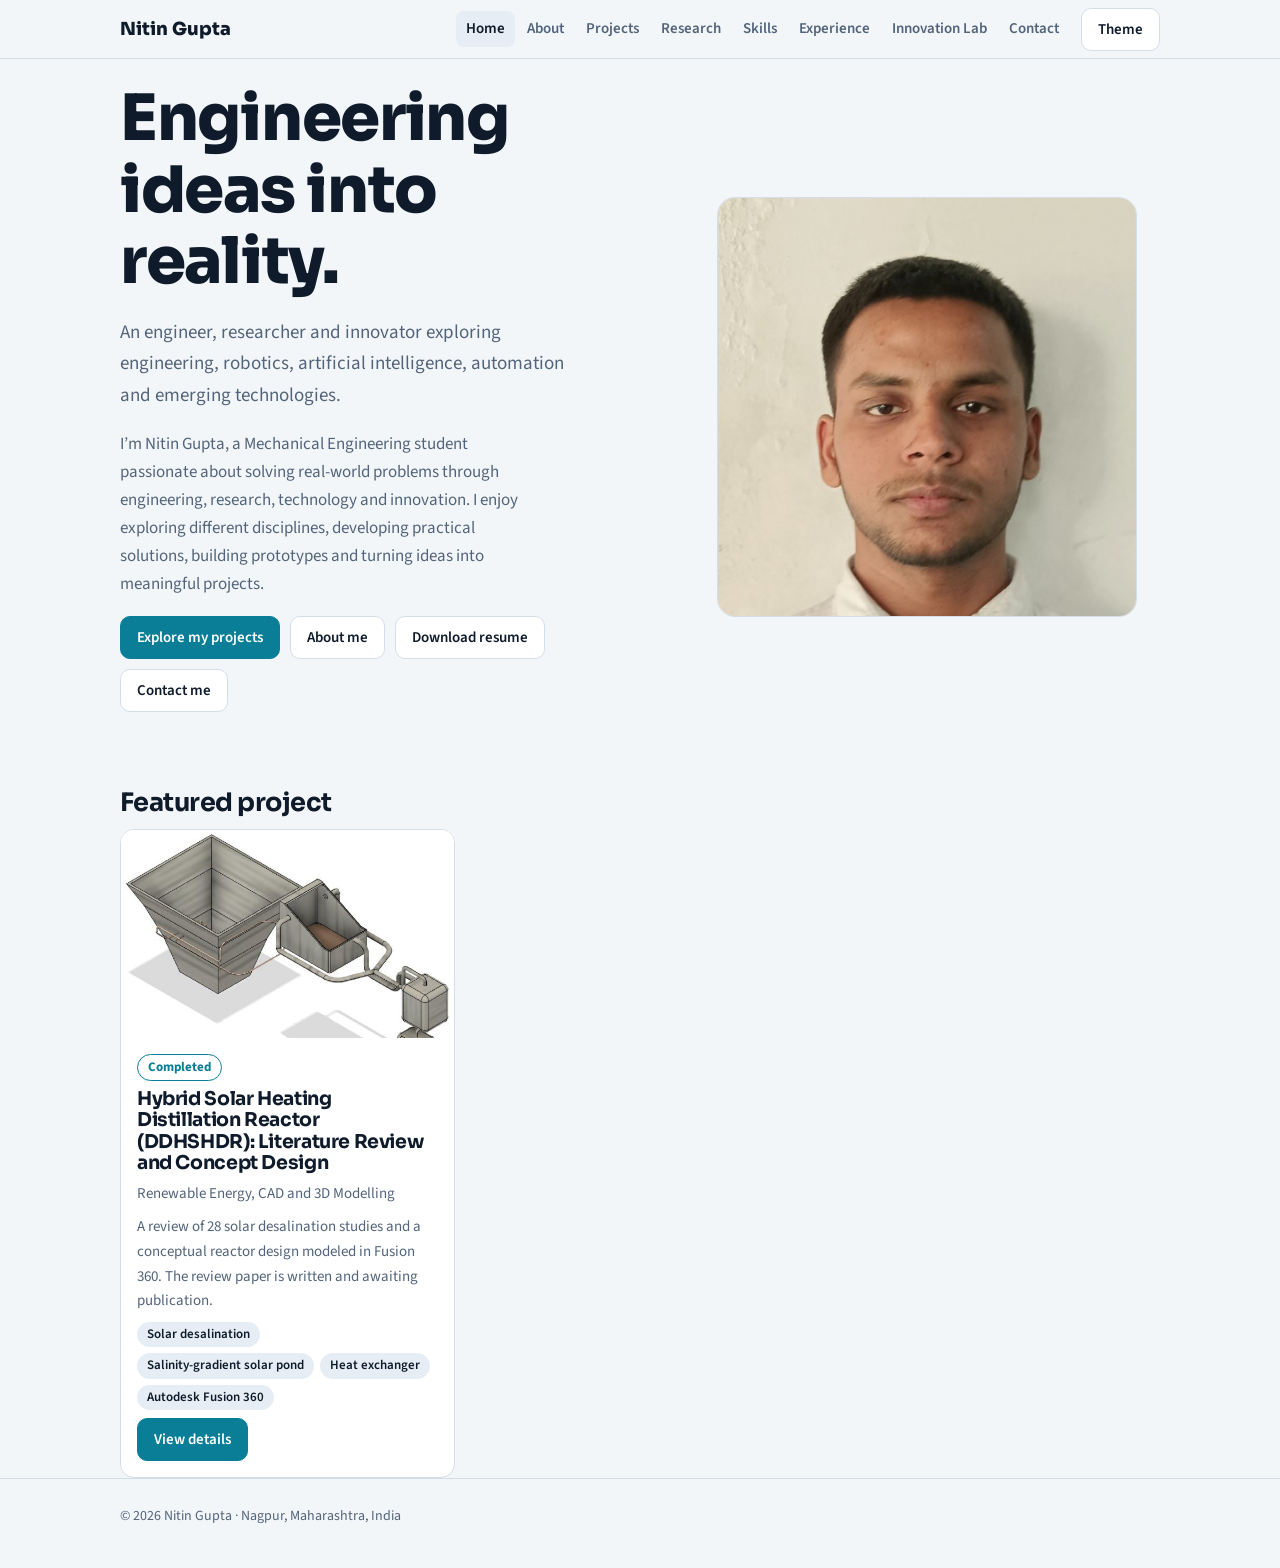
<file: index.html>
<!DOCTYPE html><html lang="en"><head><meta charset="utf-8">
<meta name="viewport" content="width=device-width, initial-scale=1, viewport-fit=cover">
<title>Nitin Gupta | Engineer, Researcher &amp; Innovator</title>
<meta name="description" content="Explore the engineering projects, research, technical innovations and professional journey of Nitin Gupta.">
<meta property="og:title" content="Nitin Gupta | Engineer, Researcher &amp; Innovator"><meta property="og:description" content="Engineering projects, research and innovations of Nitin Gupta."><meta property="og:type" content="website">
<script type="application/ld+json">{"@context":"https://schema.org","@type":"Person","name":"Nitin Gupta","jobTitle":"Mechanical Engineering Student","address":{"@type":"PostalAddress","addressLocality":"Nagpur","addressCountry":"IN"},"alumniOf":"JD College of Engineering and Management"}</script>
<link href="https://fonts.googleapis.com/css2?family=Sora:wght@500;700;800&family=Source+Sans+3:wght@400;600&display=swap" rel="stylesheet">
<meta property="og:image" content="photo.jpg">
<link rel="icon" href="data:image/svg+xml,%3Csvg xmlns='http://www.w3.org/2000/svg' viewBox='0 0 100 100'%3E%3Ctext y='.9em' font-size='90'%3E%E2%9A%99%EF%B8%8F%3C/text%3E%3C/svg%3E">
<link rel="stylesheet" href="style.css"></head><body>
<header class="top"><div class="w"><a class="logo" href="#home">Nitin Gupta</a><nav id="nav" aria-label="Main"></nav><button id="theme" aria-label="Switch light or dark mode">Theme</button><button id="menu" aria-label="Open menu">Menu</button></div></header>
<main class="w" id="app"></main>
<footer><div class="w">© 2026 Nitin Gupta · Nagpur, Maharashtra, India</div></footer>
<script src="content.js"></script><script src="app.js"></script></body></html>
</file>
<file: style.css>
:root{--bg:#F3F6F9;--ink:#0F1B2A;--mute:#53647A;--ac:#0A7E96;--ac2:#22B8D6;--card:#fff;--line:#D5DEE8;--soft:#E6EDF4;--onac:#fff;color-scheme:light;box-sizing:border-box;padding-top:env(safe-area-inset-top,0px);padding-bottom:env(safe-area-inset-bottom,0px)}
@media (prefers-color-scheme:dark){:root:not([data-theme="light"]){--bg:#0B1522;--ink:#E7EEF6;--mute:#93A5BA;--ac:#3FC9E4;--ac2:#3FC9E4;--card:#111F31;--line:#233650;--soft:#162840;--onac:#06202A;color-scheme:dark}}
:root[data-theme="dark"]{--bg:#0B1522;--ink:#E7EEF6;--mute:#93A5BA;--ac:#3FC9E4;--ac2:#3FC9E4;--card:#111F31;--line:#233650;--soft:#162840;--onac:#06202A;color-scheme:dark}
html{scroll-padding-top:70px}*{box-sizing:border-box}
body{margin:0;background:var(--bg);color:var(--ink);font:400 17px/1.65 "Source Sans 3",system-ui,sans-serif}
h1,h2,h3{font-family:Sora,system-ui,sans-serif;line-height:1.12;margin:0 0 12px;letter-spacing:-.02em}
.w{max-width:1080px;margin:0 auto;padding:0 20px}
header.top{position:sticky;top:0;z-index:5;background:var(--bg);border-bottom:1px solid var(--line)}
header.top .w{display:flex;align-items:center;gap:12px;min-height:58px}
.logo{font:800 18px Sora;color:var(--ink);text-decoration:none;margin-right:auto}
nav{display:flex;gap:2px;flex-wrap:wrap}nav a{color:var(--mute);text-decoration:none;padding:6px 10px;border-radius:8px;font-weight:600;font-size:15px}
nav a:hover,nav a.on{color:var(--ink);background:var(--soft)}
button,.btn{font:600 15px "Source Sans 3",sans-serif;cursor:pointer;border-radius:10px;border:1px solid var(--line);background:var(--card);color:var(--ink);padding:10px 16px;text-decoration:none;display:inline-block}
.btn.p{background:var(--ac);border-color:var(--ac);color:var(--onac)}
.btn.d{color:#C0392B;border-color:#C0392B}
#menu{display:none}
a:focus-visible,button:focus-visible,input:focus-visible,select:focus-visible,textarea:focus-visible{outline:3px solid var(--ac2);outline-offset:2px}
main{min-height:70vh;padding:36px 0 60px}
.hero{display:grid;grid-template-columns:1.15fr 1fr;gap:36px;align-items:center;padding:24px 0}
.hero h1{font-size:clamp(38px,6vw,64px);font-weight:800}
.lede{font-size:19px;color:var(--mute);max-width:52ch}
.row{display:flex;gap:10px;flex-wrap:wrap;margin:18px 0}
.photo{width:100%;max-width:420px;aspect-ratio:1;object-fit:cover;border-radius:18px;border:1px solid var(--line);justify-self:center}
.cards{display:grid;grid-template-columns:repeat(auto-fill,minmax(290px,1fr));gap:18px}
.card{background:var(--card);border:1px solid var(--line);border-radius:14px;overflow:hidden;display:flex;flex-direction:column}
.card .th{aspect-ratio:16/10;background:#fff;display:grid;place-items:center;overflow:hidden}.card .th img{width:100%;height:100%;object-fit:contain}
.card .th.ph{background:linear-gradient(135deg,var(--soft),var(--card));font:800 40px Sora;color:var(--ac)}
.card .b{padding:16px;display:flex;flex-direction:column;gap:8px;flex:1}.card h3{font-size:19px;margin:0}
.card p{margin:0;color:var(--mute);font-size:15px}.tags{display:flex;gap:6px;flex-wrap:wrap}
.tag{font-size:13px;font-weight:600;padding:2px 10px;border-radius:99px;background:var(--soft);color:var(--ink)}
.st{font-size:13px;font-weight:700;padding:2px 10px;border-radius:99px;border:1px solid var(--ac);color:var(--ac);width:max-content}
.tools{display:flex;gap:10px;flex-wrap:wrap;margin:16px 0 24px}
input,select,textarea{font:inherit;padding:10px 12px;border-radius:10px;border:1px solid var(--line);background:var(--card);color:var(--ink);width:100%}
.tools input{flex:1;min-width:200px;width:auto}.tools select{width:auto}
.sec{margin:0 0 28px}.sec h3{font-size:21px}.sec p{margin:0}
.shot{background:#fff;border:1px solid var(--line);border-radius:12px;padding:8px;margin:0 0 14px}.shot img{width:100%;display:block}
.gal{display:grid;grid-template-columns:repeat(auto-fill,minmax(260px,1fr));gap:12px}
.two{display:grid;grid-template-columns:1.4fr 1fr;gap:30px}.eq{grid-template-columns:1fr 1fr}
.empty{border:1px dashed var(--line);border-radius:14px;padding:22px;color:var(--mute)}
.bar{height:8px;border-radius:9px;background:var(--soft);overflow:hidden;margin-top:6px}.bar i{display:block;height:100%;background:var(--ac2)}
.sk{background:var(--card);border:1px solid var(--line);border-radius:12px;padding:12px 14px}
form,.form{display:grid;gap:12px}label{font-weight:600;font-size:15px;display:grid;gap:4px}
.pv{display:flex;gap:8px;flex-wrap:wrap}.pv img{height:60px;border-radius:6px;border:1px solid var(--line)}
.li{display:flex;justify-content:space-between;gap:10px;align-items:center;padding:10px 0;border-bottom:1px solid var(--line)}
.tabs{display:flex;gap:6px;flex-wrap:wrap;margin:14px 0 22px}.tabs button.on{background:var(--ac);color:var(--onac);border-color:var(--ac)}
#toast{position:fixed;left:50%;bottom:calc(20px + env(safe-area-inset-bottom,0px));transform:translateX(-50%);background:var(--ink);color:var(--bg);padding:10px 18px;border-radius:10px;font-weight:600;display:none;z-index:9;max-width:90vw}
footer{border-top:1px solid var(--line);padding:26px 0 40px;color:var(--mute);font-size:14px}
.back{color:var(--ac);font-weight:600;text-decoration:none}
@media(max-width:780px){.hero,.two{grid-template-columns:1fr}.photo{max-width:300px}#menu{display:inline-block}nav{display:none;position:absolute;top:58px;left:0;right:0;background:var(--bg);padding:10px 20px;border-bottom:1px solid var(--line);flex-direction:column}nav.open{display:flex}}

.hint{color:var(--mute);font-size:15px}
</file>
